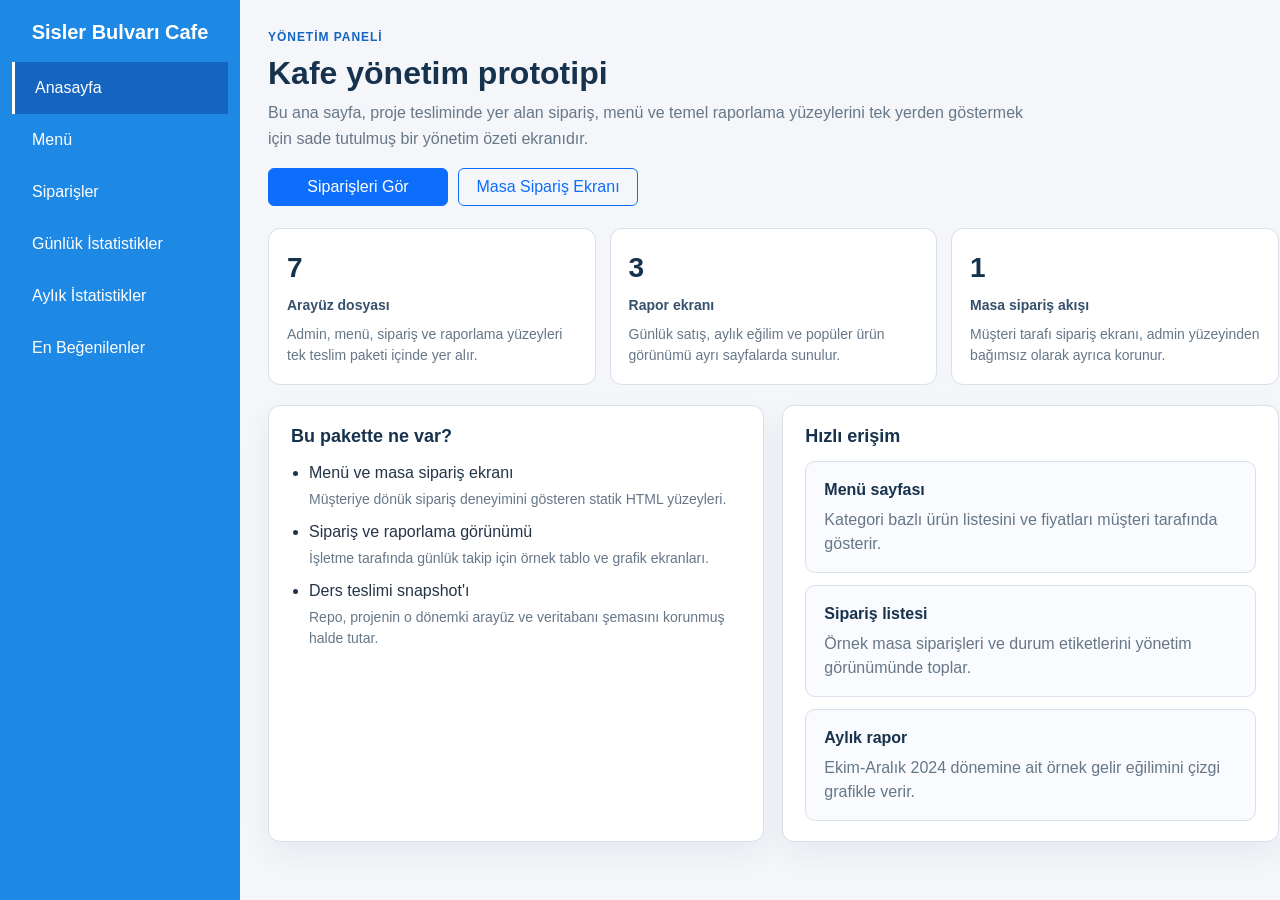
<file: index.html>
<!DOCTYPE html>
<html lang="tr">
<head>
    <meta charset="UTF-8">
    <meta name="viewport" content="width=device-width, initial-scale=1.0">
    <title>Sisler Bulvarı Cafe - Yönetim Özeti</title>
    <link href="https://cdn.jsdelivr.net/npm/bootstrap@5.3.0-alpha1/dist/css/bootstrap.min.css" rel="stylesheet">
    <link rel="stylesheet" href="css/style.css">
</head>
<body>
    <div class="container-fluid">
        <div class="row">
            <nav class="col-md-2 sidebar">
                <h5 class="text-center">Sisler Bulvarı Cafe</h5>
                <a href="index.html" class="active">Anasayfa</a>
                <a href="menu.html">Menü</a>
                <a href="orders.html">Siparişler</a>
                <a href="daily-stats.html">Günlük İstatistikler</a>
                <a href="monthly-stats.html">Aylık İstatistikler</a>
                <a href="most-popular.html">En Beğenilenler</a>
            </nav>

            <main class="col-md-10 content">
                <header class="page-header">
                    <span class="eyebrow">Yönetim Paneli</span>
                    <h2>Kafe yönetim prototipi</h2>
                    <p class="helper-text">
                        Bu ana sayfa, proje tesliminde yer alan sipariş, menü ve temel raporlama yüzeylerini
                        tek yerden göstermek için sade tutulmuş bir yönetim özeti ekranıdır.
                    </p>
                    <div class="toolbar">
                        <a class="btn btn-primary" href="orders.html">Siparişleri Gör</a>
                        <a class="btn btn-outline-primary" href="order-screen.html">Masa Sipariş Ekranı</a>
                    </div>
                </header>

                <section class="summary-grid">
                    <article class="summary-card">
                        <strong>7</strong>
                        <span>Arayüz dosyası</span>
                        <p>Admin, menü, sipariş ve raporlama yüzeyleri tek teslim paketi içinde yer alır.</p>
                    </article>
                    <article class="summary-card">
                        <strong>3</strong>
                        <span>Rapor ekranı</span>
                        <p>Günlük satış, aylık eğilim ve popüler ürün görünümü ayrı sayfalarda sunulur.</p>
                    </article>
                    <article class="summary-card">
                        <strong>1</strong>
                        <span>Masa sipariş akışı</span>
                        <p>Müşteri tarafı sipariş ekranı, admin yüzeyinden bağımsız olarak ayrıca korunur.</p>
                    </article>
                </section>

                <section class="section-grid">
                    <article class="surface-panel">
                        <div class="panel-body">
                            <h3 class="section-title">Bu pakette ne var?</h3>
                            <ul class="plain-list">
                                <li>
                                    Menü ve masa sipariş ekranı
                                    <small>Müşteriye dönük sipariş deneyimini gösteren statik HTML yüzeyleri.</small>
                                </li>
                                <li>
                                    Sipariş ve raporlama görünümü
                                    <small>İşletme tarafında günlük takip için örnek tablo ve grafik ekranları.</small>
                                </li>
                                <li>
                                    Ders teslimi snapshot'ı
                                    <small>Repo, projenin o dönemki arayüz ve veritabanı şemasını korunmuş halde tutar.</small>
                                </li>
                            </ul>
                        </div>
                    </article>

                    <article class="surface-panel">
                        <div class="panel-body">
                            <h3 class="section-title">Hızlı erişim</h3>
                            <div class="link-list">
                                <a class="link-card" href="menu.html">
                                    <strong>Menü sayfası</strong>
                                    <p>Kategori bazlı ürün listesini ve fiyatları müşteri tarafında gösterir.</p>
                                </a>
                                <a class="link-card" href="orders.html">
                                    <strong>Sipariş listesi</strong>
                                    <p>Örnek masa siparişleri ve durum etiketlerini yönetim görünümünde toplar.</p>
                                </a>
                                <a class="link-card" href="monthly-stats.html">
                                    <strong>Aylık rapor</strong>
                                    <p>Ekim-Aralık 2024 dönemine ait örnek gelir eğilimini çizgi grafikle verir.</p>
                                </a>
                            </div>
                        </div>
                    </article>
                </section>
            </main>
        </div>
    </div>
</body>
</html>
</file>
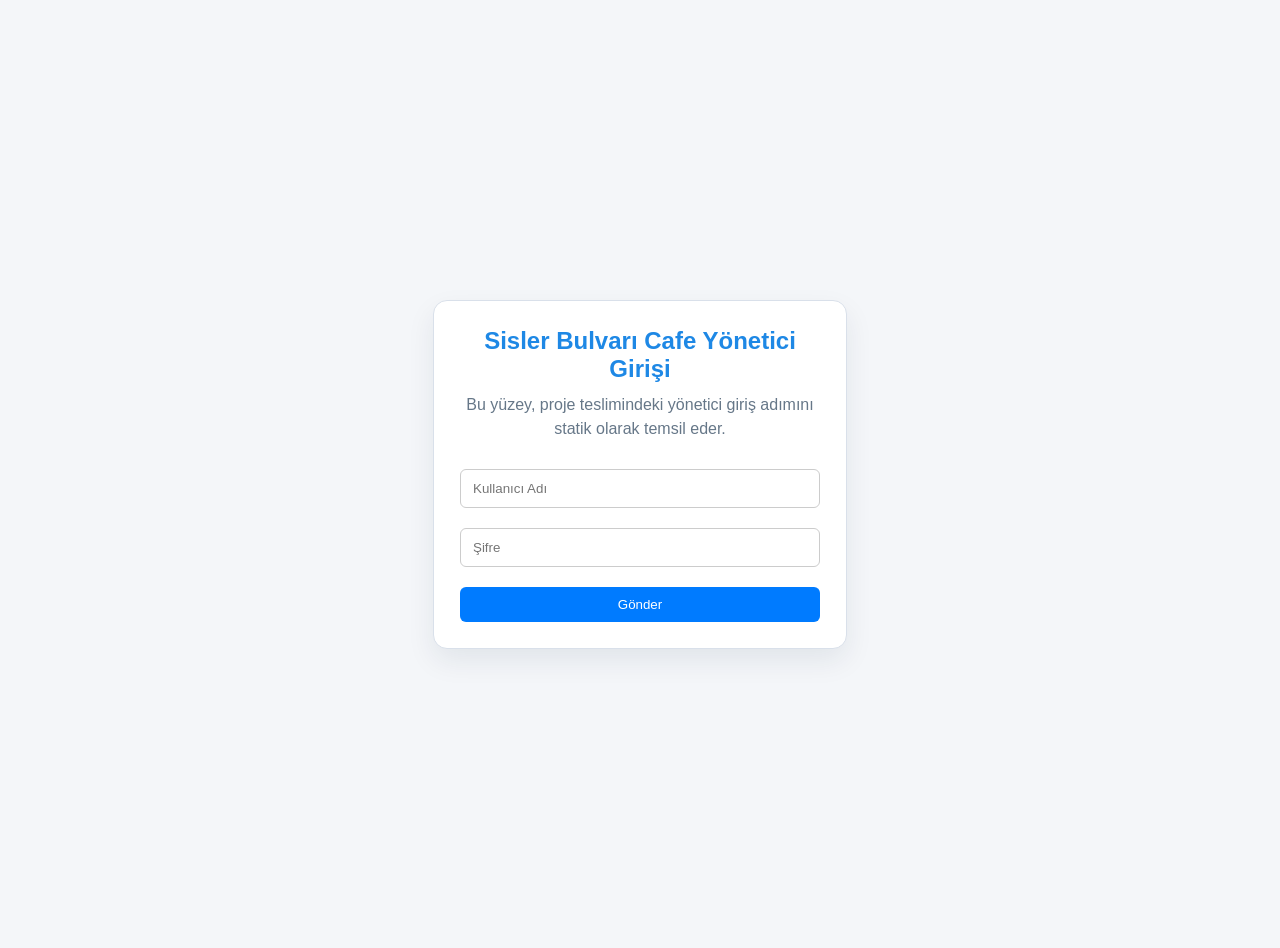
<file: login.html>
<!DOCTYPE html>
<html lang="tr">
<head>
    <meta charset="UTF-8">
    <meta name="viewport" content="width=device-width, initial-scale=1.0">
    <title>Sisler Bulvarı Cafe - Yönetici Girişi</title>
    <style>
        body {
            margin: 0;
            font-family: "Segoe UI", "Helvetica Neue", sans-serif;
            background-color: #f4f6f9;
            color: #243447;
        }

        .login-container {
            display: flex;
            justify-content: center;
            align-items: center;
            min-height: 100vh;
            padding: 24px;
        }

        .login-form {
            width: 100%;
            max-width: 360px;
            background-color: #fff;
            padding: 26px;
            border-radius: 14px;
            border: 1px solid #d9e0ea;
            box-shadow: 0 12px 28px rgba(14, 36, 58, 0.08);
            text-align: center;
        }

        .login-form h2 {
            margin-top: 0;
            margin-bottom: 10px;
            color: #1e88e5;
        }

        .login-form p {
            margin: 0 0 18px;
            color: #667788;
            line-height: 1.5;
        }

        .login-form input {
            width: 100%;
            margin: 10px 0;
            padding: 11px 12px;
            border: 1px solid #ccc;
            border-radius: 6px;
            box-sizing: border-box;
        }

        .login-form button {
            width: 100%;
            margin-top: 10px;
            padding: 10px 12px;
            border: none;
            border-radius: 6px;
            background-color: #007bff;
            color: #fff;
            cursor: pointer;
        }

        .login-form button:hover {
            background-color: #0056b3;
        }
    </style>
</head>
<body>
    <div class="login-container">
        <div class="login-form" id="login-form">
            <h2>Sisler Bulvarı Cafe Yönetici Girişi</h2>
            <p>Bu yüzey, proje teslimindeki yönetici giriş adımını statik olarak temsil eder.</p>
            <input type="text" id="username" placeholder="Kullanıcı Adı">
            <input type="password" id="password" placeholder="Şifre">
            <button onclick="adminLogin()">Gönder</button>
        </div>
    </div>

    <script>
        function adminLogin() {
            alert("Bu ekran, proje teslimindeki yönetici giriş prototipini gösterir.");
        }
    </script>
</body>
</html>
</file>
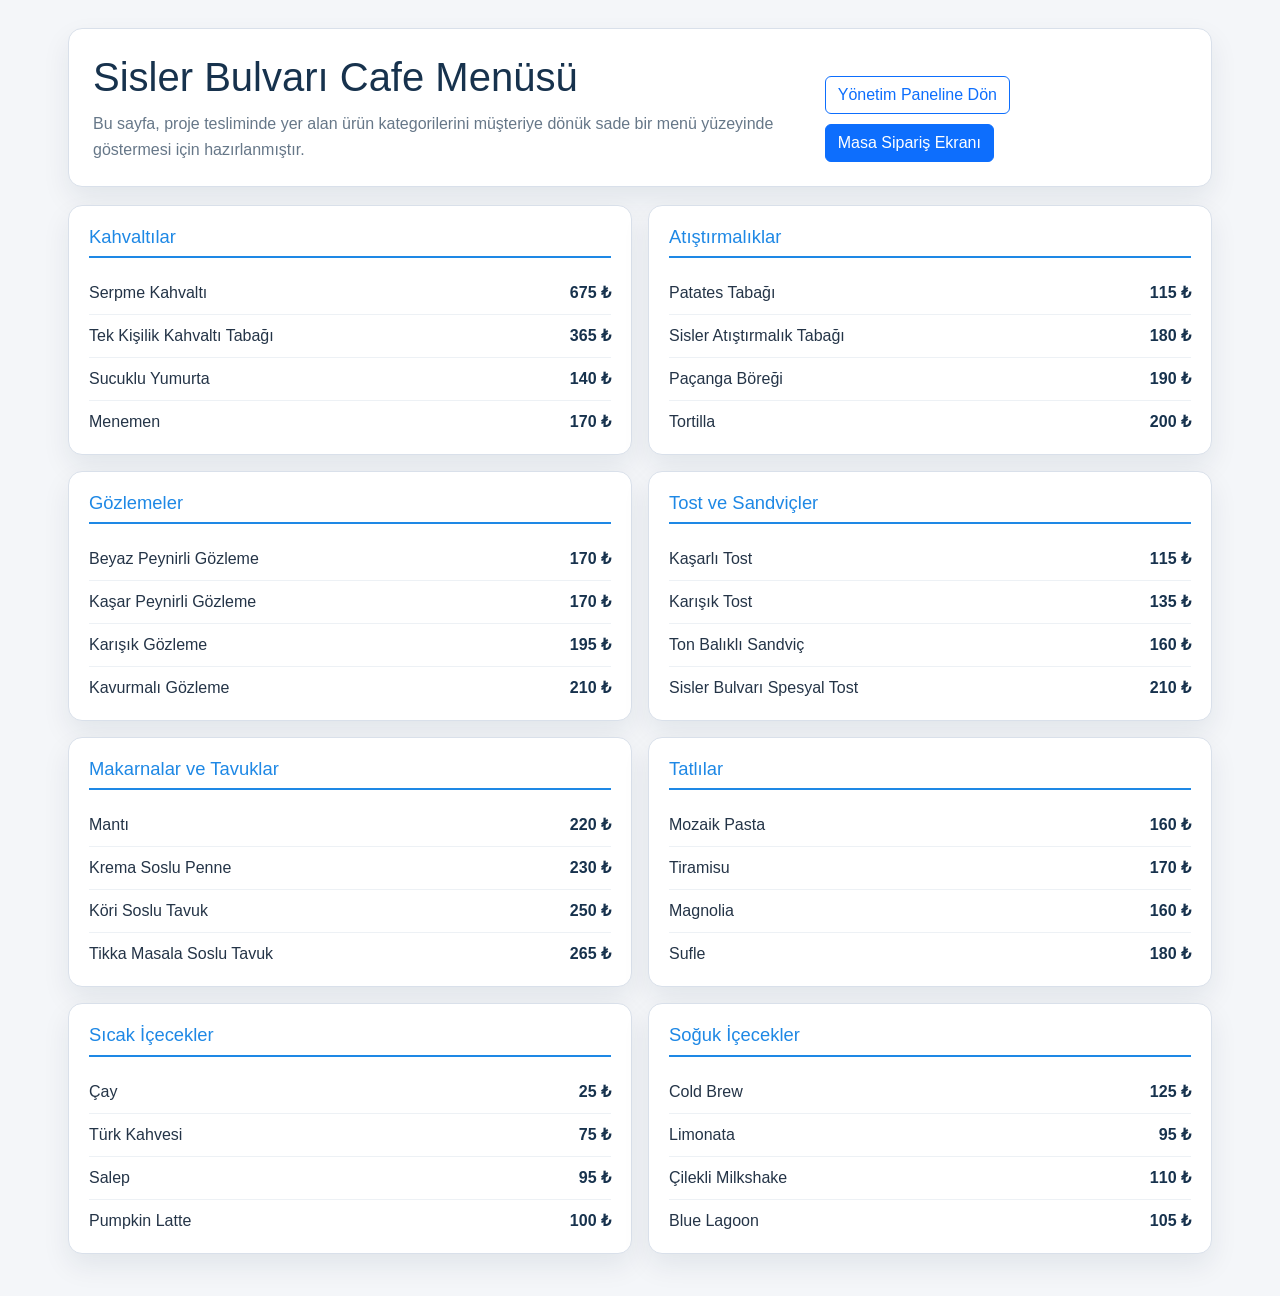
<file: menu.html>
<!DOCTYPE html>
<html lang="tr">
<head>
    <meta charset="UTF-8">
    <meta name="viewport" content="width=device-width, initial-scale=1.0">
    <title>Sisler Bulvarı Cafe - Menü</title>
    <link href="https://cdn.jsdelivr.net/npm/bootstrap@5.3.0-alpha1/dist/css/bootstrap.min.css" rel="stylesheet">
    <style>
        :root {
            --panel-border: #d9e0ea;
            --panel-shadow: 0 12px 28px rgba(14, 36, 58, 0.08);
            --accent: #1e88e5;
        }

        body {
            font-family: "Segoe UI", "Helvetica Neue", sans-serif;
            margin: 0;
            background-color: #f4f6f9;
            color: #243447;
        }

        .menu-shell {
            max-width: 1180px;
            margin: 0 auto;
            padding: 28px 18px 42px;
        }

        .menu-hero {
            background: #fff;
            border: 1px solid var(--panel-border);
            border-radius: 14px;
            padding: 24px;
            box-shadow: var(--panel-shadow);
            margin-bottom: 18px;
        }

        .menu-hero h1 {
            margin: 0 0 10px;
            color: #17324d;
        }

        .menu-hero p {
            margin: 0;
            max-width: 720px;
            line-height: 1.6;
            color: #667788;
        }

        .menu-toolbar {
            display: flex;
            flex-wrap: wrap;
            gap: 10px;
        }

        .menu-grid {
            display: grid;
            grid-template-columns: repeat(2, minmax(0, 1fr));
            gap: 16px;
        }

        .menu-card {
            background: #fff;
            border: 1px solid var(--panel-border);
            border-radius: 14px;
            padding: 20px;
            box-shadow: var(--panel-shadow);
        }

        .menu-card h2 {
            font-size: 1.15rem;
            color: var(--accent);
            margin: 0 0 14px;
            border-bottom: 2px solid var(--accent);
            padding-bottom: 8px;
        }

        .menu-item {
            display: flex;
            justify-content: space-between;
            gap: 18px;
            padding: 9px 0;
            border-bottom: 1px solid #edf1f5;
        }

        .menu-item:last-child {
            border-bottom: none;
            padding-bottom: 0;
        }

        .menu-item span:last-child {
            font-weight: 600;
            color: #17324d;
            white-space: nowrap;
        }

        @media (max-width: 768px) {
            .menu-grid {
                grid-template-columns: 1fr;
            }
        }
    </style>
</head>
<body>
    <div class="menu-shell">
        <section class="menu-hero">
            <div class="d-flex flex-column flex-md-row justify-content-between align-items-md-end gap-3">
                <div>
                    <h1>Sisler Bulvarı Cafe Menüsü</h1>
                    <p>
                        Bu sayfa, proje tesliminde yer alan ürün kategorilerini müşteriye dönük sade bir
                        menü yüzeyinde göstermesi için hazırlanmıştır.
                    </p>
                </div>
                <div class="menu-toolbar">
                    <a class="btn btn-outline-primary" href="index.html">Yönetim Paneline Dön</a>
                    <a class="btn btn-primary" href="order-screen.html">Masa Sipariş Ekranı</a>
                </div>
            </div>
        </section>

        <div class="menu-grid">
            <article class="menu-card">
                <h2>Kahvaltılar</h2>
                <div class="menu-item"><span>Serpme Kahvaltı</span><span>675 ₺</span></div>
                <div class="menu-item"><span>Tek Kişilik Kahvaltı Tabağı</span><span>365 ₺</span></div>
                <div class="menu-item"><span>Sucuklu Yumurta</span><span>140 ₺</span></div>
                <div class="menu-item"><span>Menemen</span><span>170 ₺</span></div>
            </article>
            <article class="menu-card">
                <h2>Atıştırmalıklar</h2>
                <div class="menu-item"><span>Patates Tabağı</span><span>115 ₺</span></div>
                <div class="menu-item"><span>Sisler Atıştırmalık Tabağı</span><span>180 ₺</span></div>
                <div class="menu-item"><span>Paçanga Böreği</span><span>190 ₺</span></div>
                <div class="menu-item"><span>Tortilla</span><span>200 ₺</span></div>
            </article>
            <article class="menu-card">
                <h2>Gözlemeler</h2>
                <div class="menu-item"><span>Beyaz Peynirli Gözleme</span><span>170 ₺</span></div>
                <div class="menu-item"><span>Kaşar Peynirli Gözleme</span><span>170 ₺</span></div>
                <div class="menu-item"><span>Karışık Gözleme</span><span>195 ₺</span></div>
                <div class="menu-item"><span>Kavurmalı Gözleme</span><span>210 ₺</span></div>
            </article>
            <article class="menu-card">
                <h2>Tost ve Sandviçler</h2>
                <div class="menu-item"><span>Kaşarlı Tost</span><span>115 ₺</span></div>
                <div class="menu-item"><span>Karışık Tost</span><span>135 ₺</span></div>
                <div class="menu-item"><span>Ton Balıklı Sandviç</span><span>160 ₺</span></div>
                <div class="menu-item"><span>Sisler Bulvarı Spesyal Tost</span><span>210 ₺</span></div>
            </article>
            <article class="menu-card">
                <h2>Makarnalar ve Tavuklar</h2>
                <div class="menu-item"><span>Mantı</span><span>220 ₺</span></div>
                <div class="menu-item"><span>Krema Soslu Penne</span><span>230 ₺</span></div>
                <div class="menu-item"><span>Köri Soslu Tavuk</span><span>250 ₺</span></div>
                <div class="menu-item"><span>Tikka Masala Soslu Tavuk</span><span>265 ₺</span></div>
            </article>
            <article class="menu-card">
                <h2>Tatlılar</h2>
                <div class="menu-item"><span>Mozaik Pasta</span><span>160 ₺</span></div>
                <div class="menu-item"><span>Tiramisu</span><span>170 ₺</span></div>
                <div class="menu-item"><span>Magnolia</span><span>160 ₺</span></div>
                <div class="menu-item"><span>Sufle</span><span>180 ₺</span></div>
            </article>
            <article class="menu-card">
                <h2>Sıcak İçecekler</h2>
                <div class="menu-item"><span>Çay</span><span>25 ₺</span></div>
                <div class="menu-item"><span>Türk Kahvesi</span><span>75 ₺</span></div>
                <div class="menu-item"><span>Salep</span><span>95 ₺</span></div>
                <div class="menu-item"><span>Pumpkin Latte</span><span>100 ₺</span></div>
            </article>
            <article class="menu-card">
                <h2>Soğuk İçecekler</h2>
                <div class="menu-item"><span>Cold Brew</span><span>125 ₺</span></div>
                <div class="menu-item"><span>Limonata</span><span>95 ₺</span></div>
                <div class="menu-item"><span>Çilekli Milkshake</span><span>110 ₺</span></div>
                <div class="menu-item"><span>Blue Lagoon</span><span>105 ₺</span></div>
            </article>
        </div>
    </div>
</body>
</html>
</file>
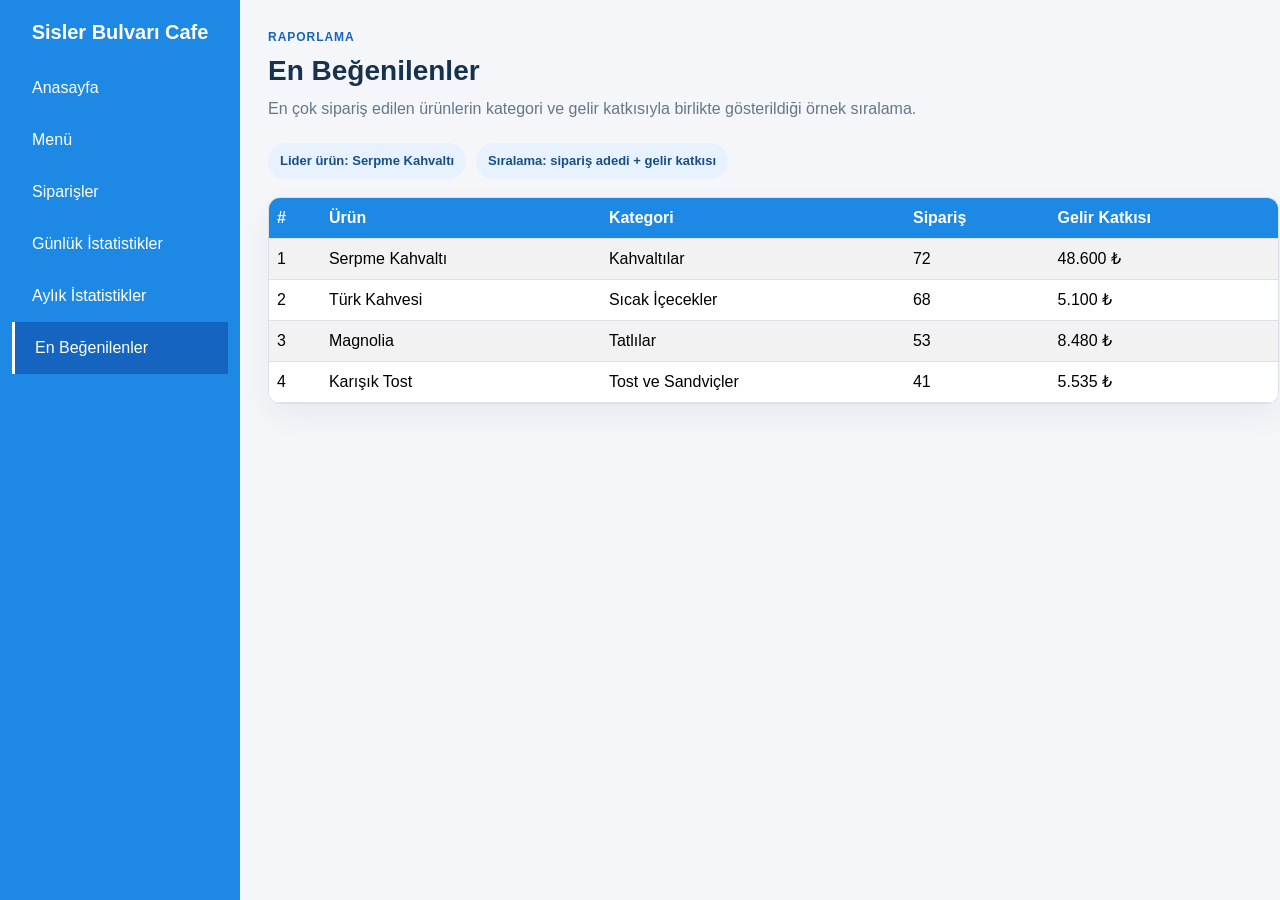
<file: most-popular.html>
<!DOCTYPE html>
<html lang="tr">
<head>
    <meta charset="UTF-8">
    <meta name="viewport" content="width=device-width, initial-scale=1.0">
    <title>Sisler Bulvarı Cafe - En Beğenilenler</title>
    <link href="https://cdn.jsdelivr.net/npm/bootstrap@5.3.0-alpha1/dist/css/bootstrap.min.css" rel="stylesheet">
    <link rel="stylesheet" href="css/style.css">
</head>
<body>
    <div class="container-fluid">
        <div class="row">
            <nav class="col-md-2 sidebar">
                <h5 class="text-center">Sisler Bulvarı Cafe</h5>
                <a href="index.html">Anasayfa</a>
                <a href="menu.html">Menü</a>
                <a href="orders.html">Siparişler</a>
                <a href="daily-stats.html">Günlük İstatistikler</a>
                <a href="monthly-stats.html">Aylık İstatistikler</a>
                <a href="most-popular.html" class="active">En Beğenilenler</a>
            </nav>

            <main class="col-md-10 content">
                <header class="page-header">
                    <span class="eyebrow">Raporlama</span>
                    <h3>En Beğenilenler</h3>
                    <p class="helper-text">
                        En çok sipariş edilen ürünlerin kategori ve gelir katkısıyla birlikte gösterildiği örnek sıralama.
                    </p>
                </header>

                <div class="info-strip">
                    <span class="info-chip">Lider ürün: Serpme Kahvaltı</span>
                    <span class="info-chip">Sıralama: sipariş adedi + gelir katkısı</span>
                </div>

                <div class="table-responsive">
                    <table class="table table-striped align-middle mb-0">
                        <thead>
                            <tr>
                                <th>#</th>
                                <th>Ürün</th>
                                <th>Kategori</th>
                                <th>Sipariş</th>
                                <th>Gelir Katkısı</th>
                            </tr>
                        </thead>
                        <tbody>
                            <tr>
                                <td>1</td>
                                <td>Serpme Kahvaltı</td>
                                <td>Kahvaltılar</td>
                                <td>72</td>
                                <td>48.600 ₺</td>
                            </tr>
                            <tr>
                                <td>2</td>
                                <td>Türk Kahvesi</td>
                                <td>Sıcak İçecekler</td>
                                <td>68</td>
                                <td>5.100 ₺</td>
                            </tr>
                            <tr>
                                <td>3</td>
                                <td>Magnolia</td>
                                <td>Tatlılar</td>
                                <td>53</td>
                                <td>8.480 ₺</td>
                            </tr>
                            <tr>
                                <td>4</td>
                                <td>Karışık Tost</td>
                                <td>Tost ve Sandviçler</td>
                                <td>41</td>
                                <td>5.535 ₺</td>
                            </tr>
                        </tbody>
                    </table>
                </div>
            </main>
        </div>
    </div>
</body>
</html>
</file>
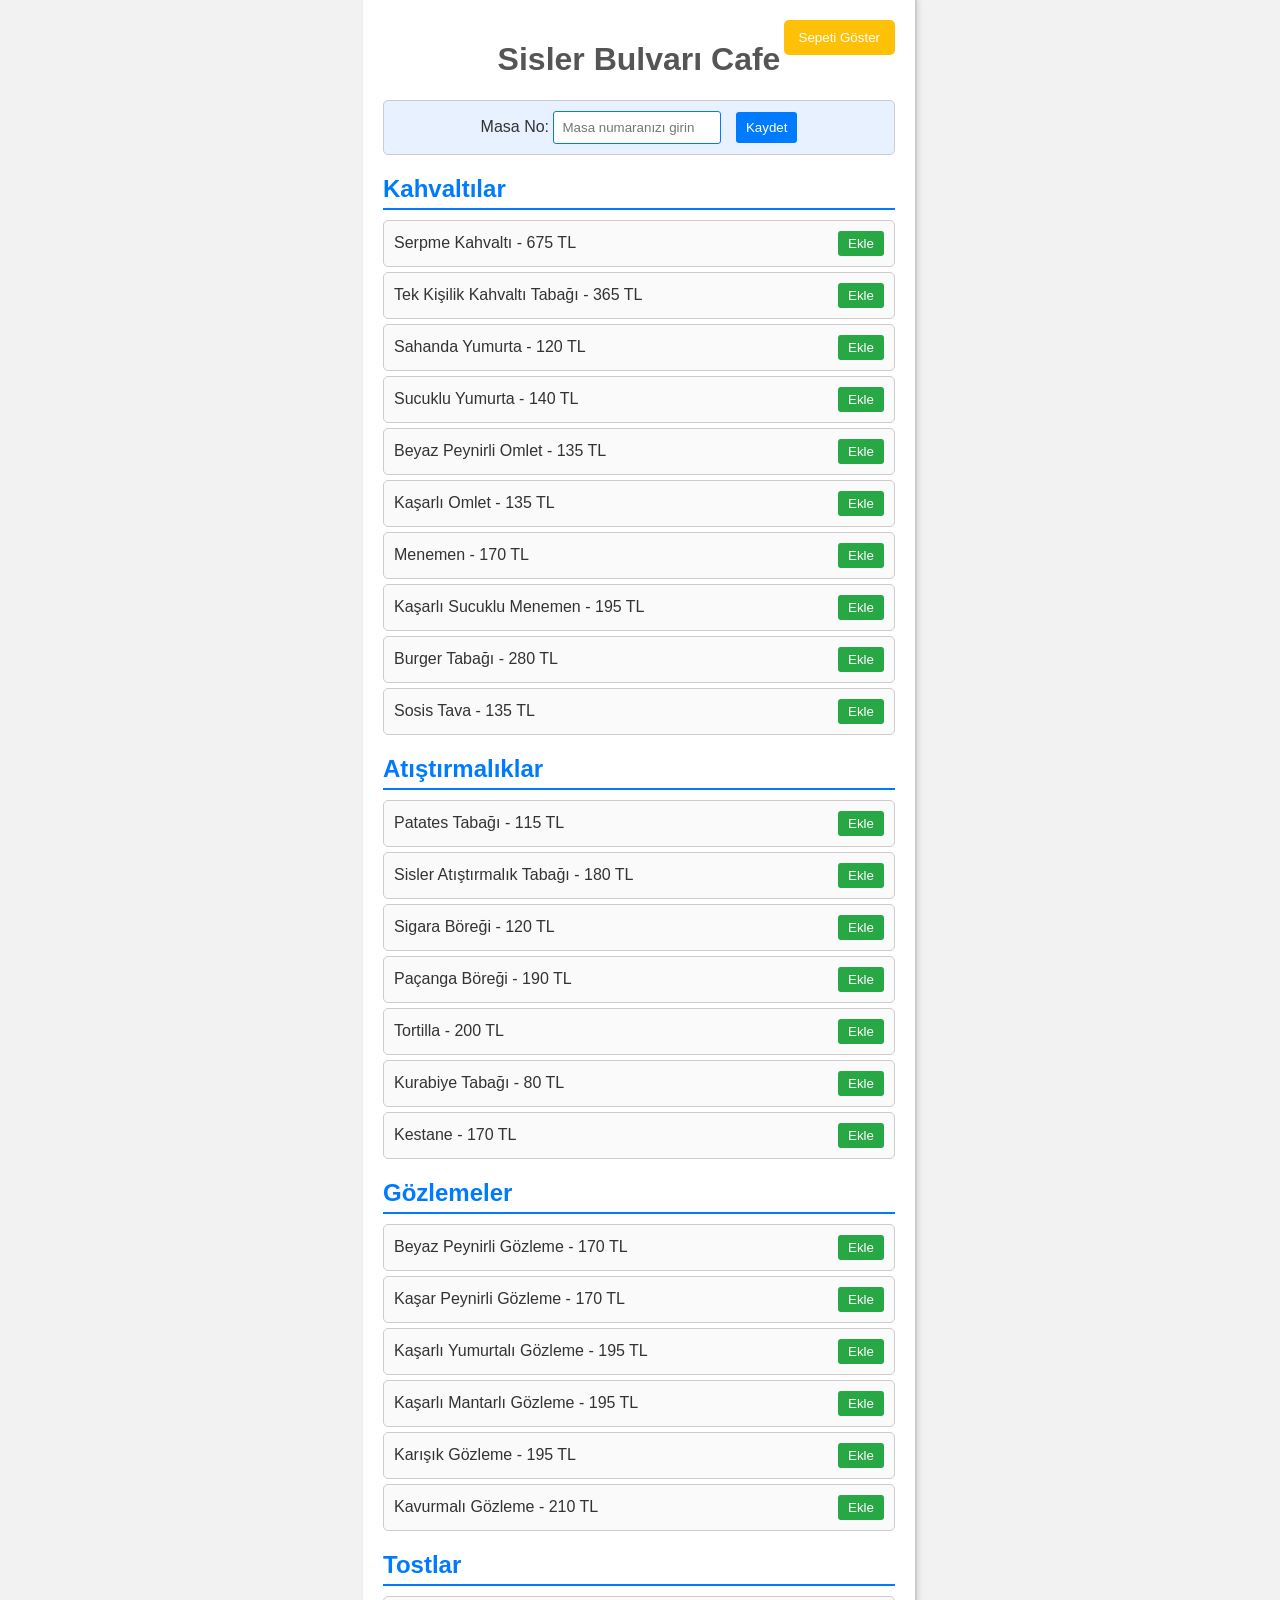
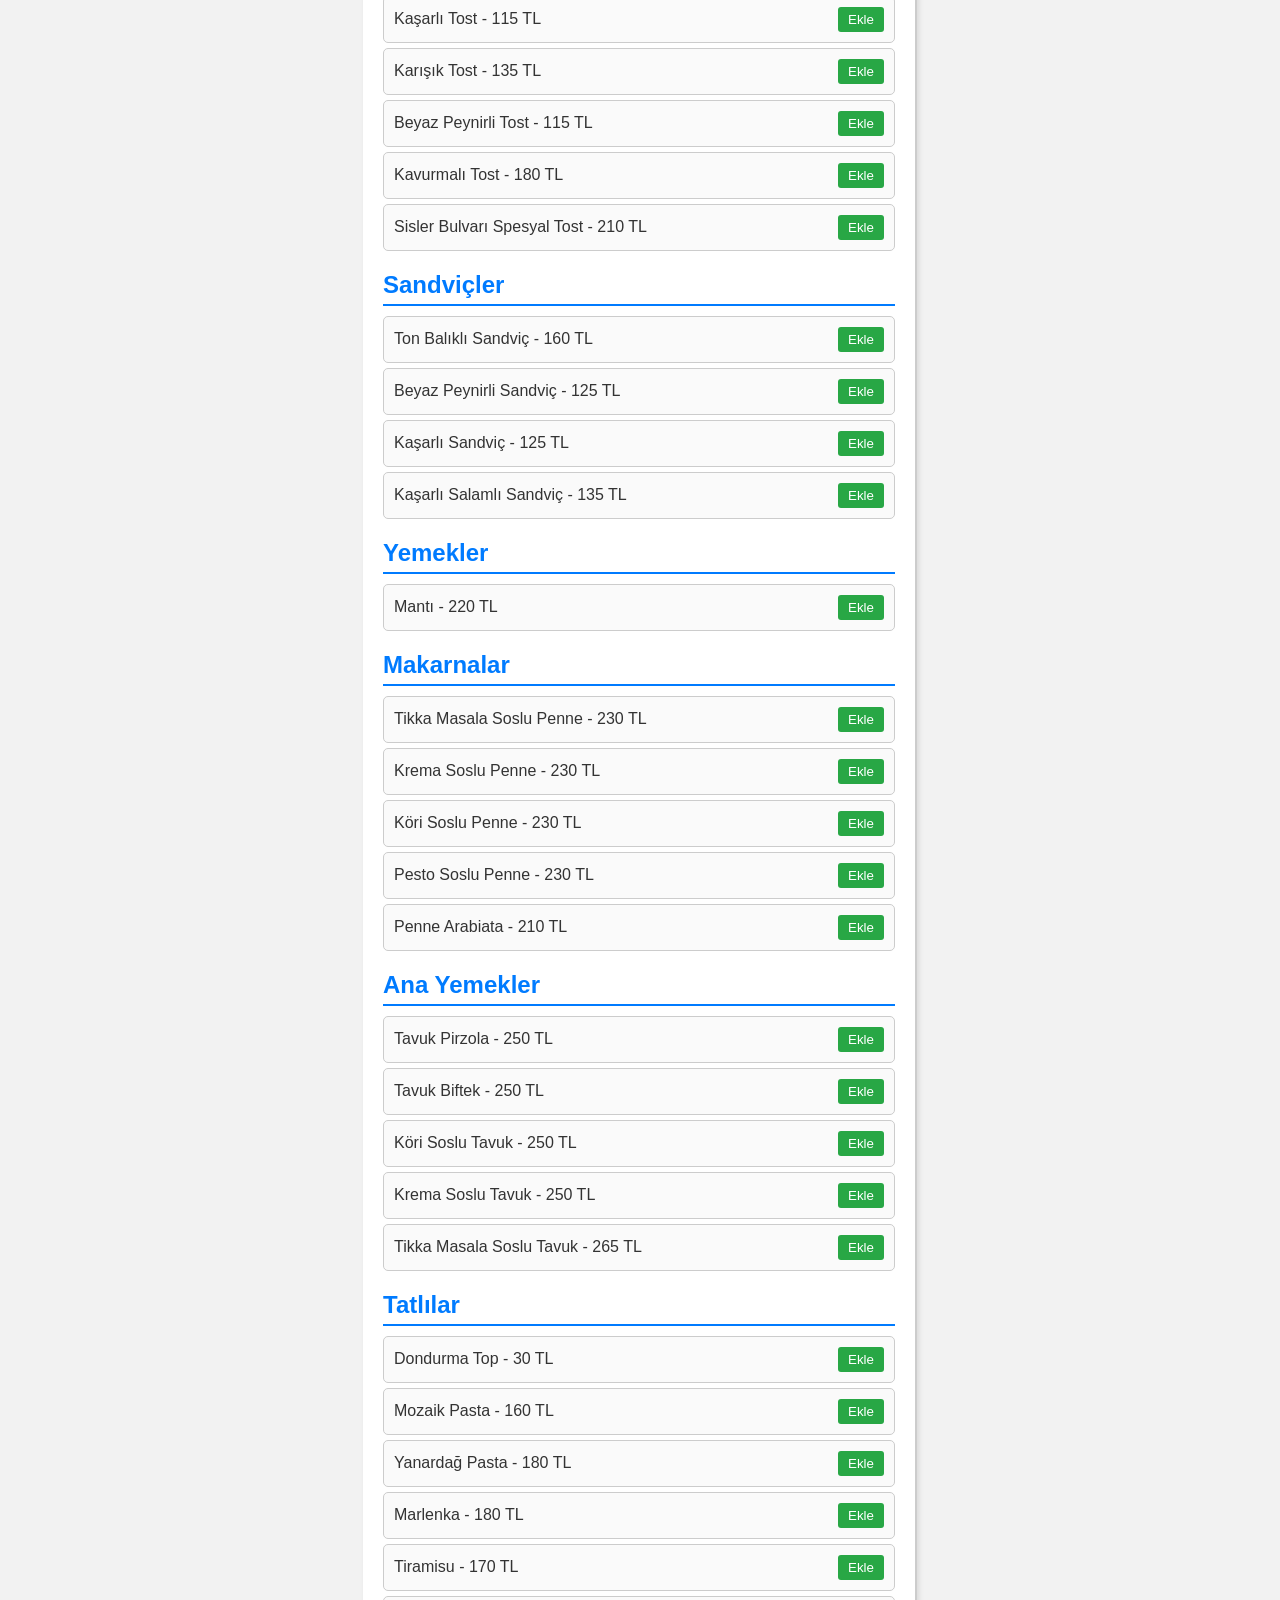
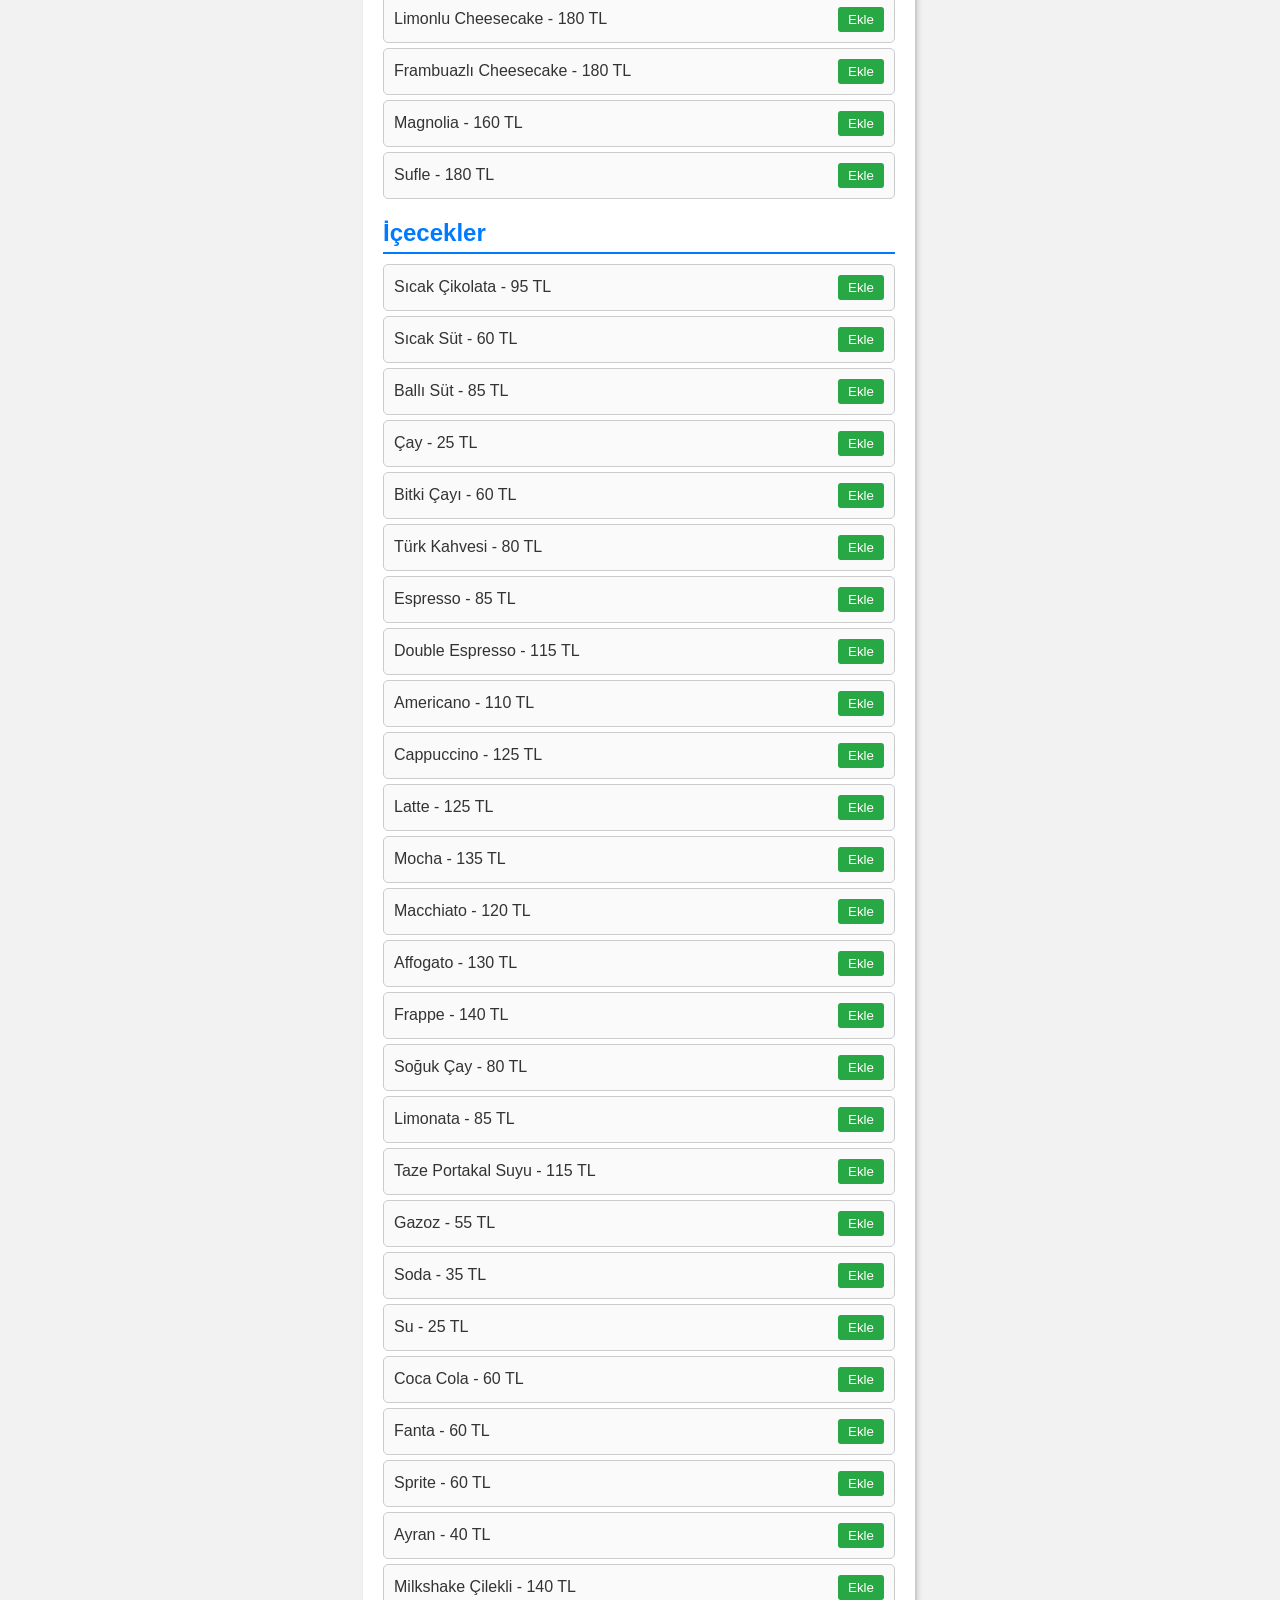
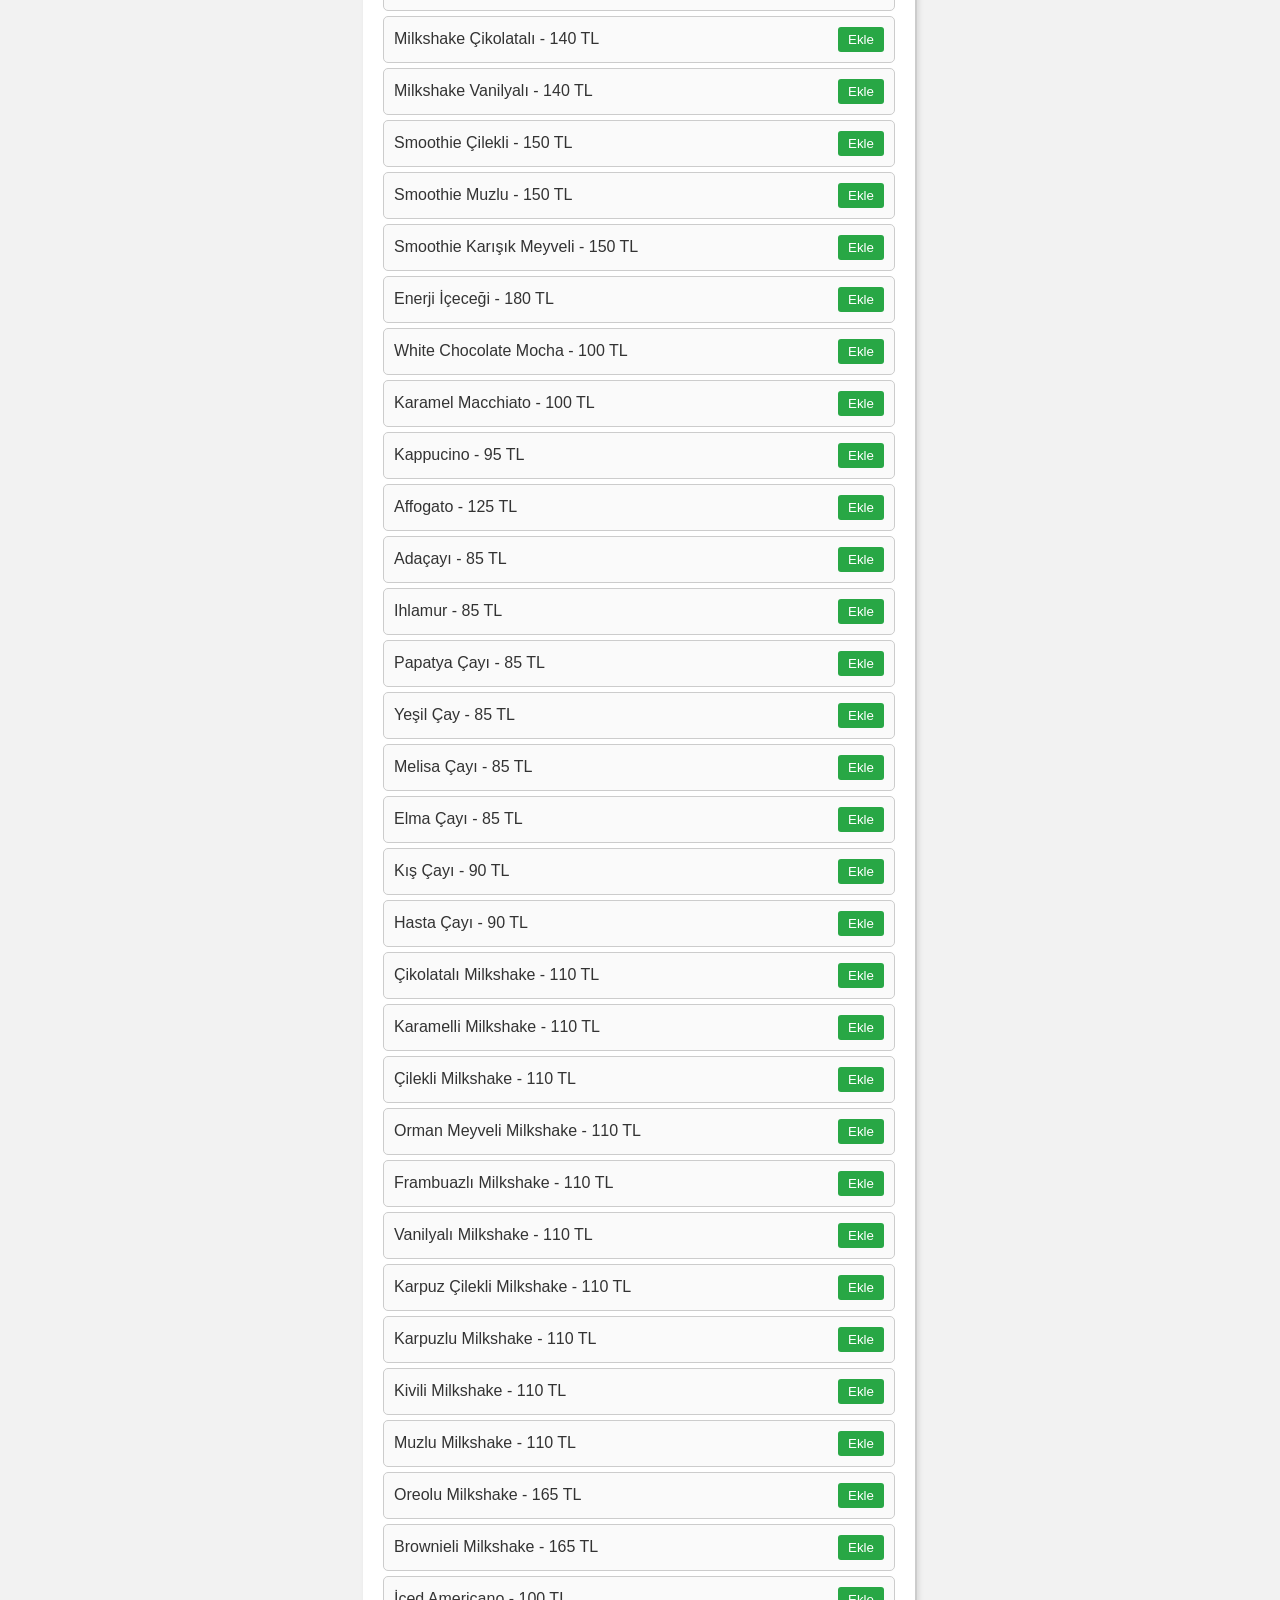
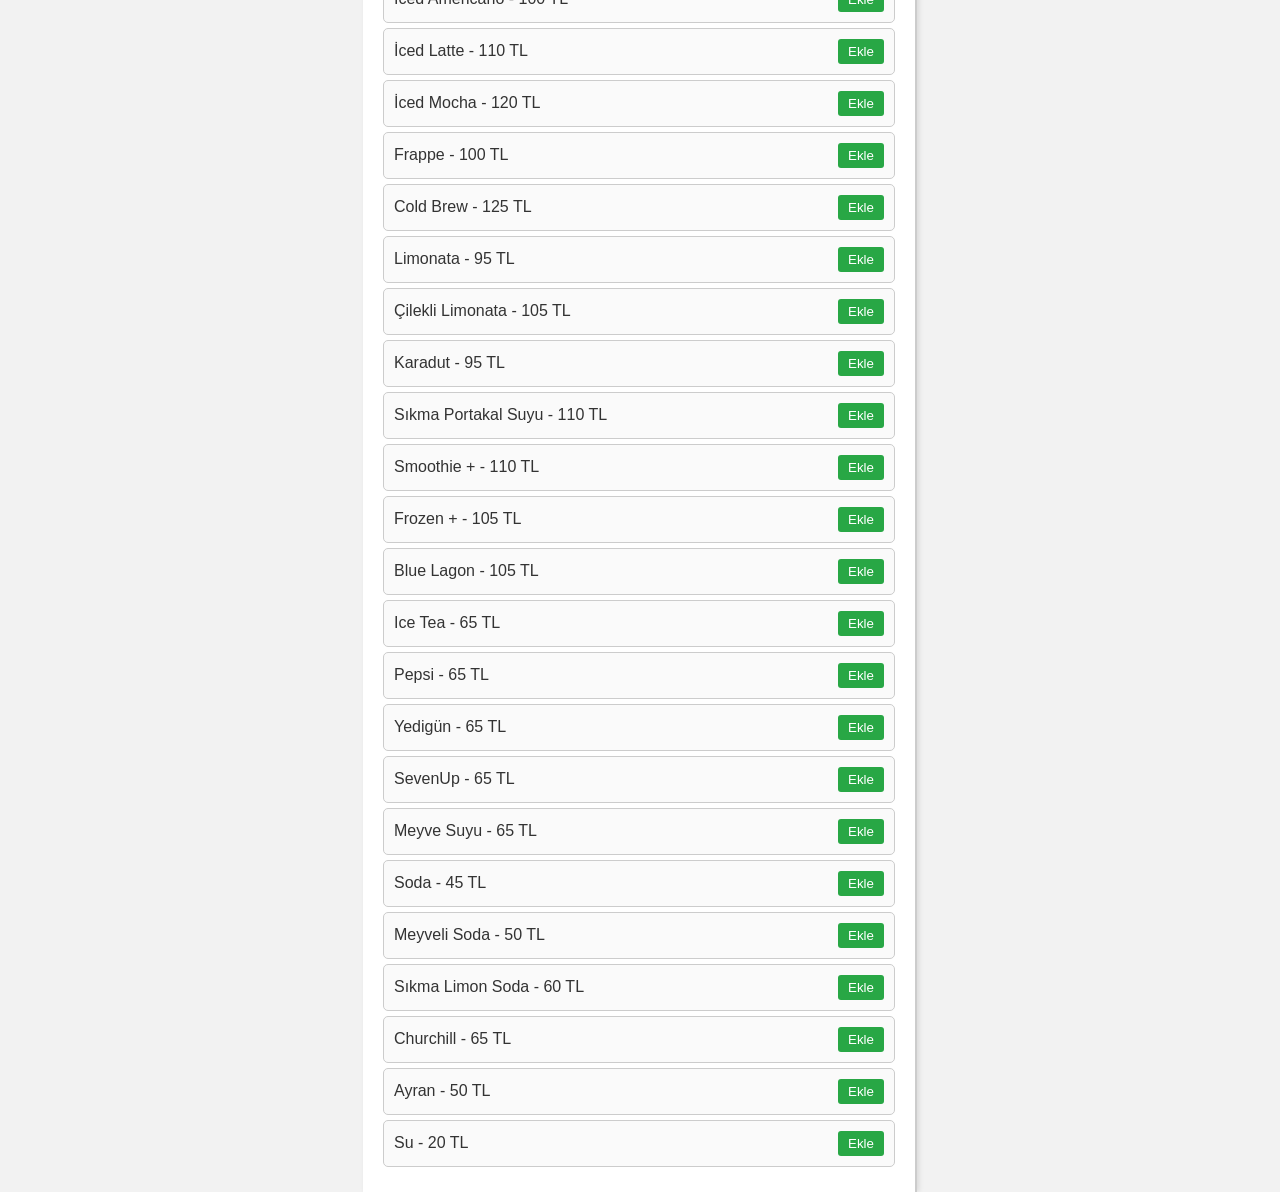
<file: order-screen.html>
<!DOCTYPE html>
<html lang="tr">
<head>
    <meta charset="UTF-8">
    <meta name="viewport" content="width=device-width, initial-scale=1.0">
    <title>Sisler Bulvarı Cafe - Masa Sipariş Ekranı</title>
    <style>
        body {
            font-family: Arial, sans-serif;
            margin: 0;
            padding: 0;
            display: flex;
            background-color: #f2f2f2;
            color: #333;
            position: relative;
        }

        .menu {
            width: 40%;
            background-color: #fff;
            padding: 20px;
            border-right: 2px solid #ccc;
            overflow-y: auto;
            box-shadow: 2px 0 5px rgba(0, 0, 0, 0.1);
            margin: auto;
            position: relative;
        }

        .menu h1 {
            text-align: center;
            color: #555;
        }

        .table-number {
            margin-top: 20px;
            text-align: center;
            padding: 10px;
            border: 1px solid #ccc;
            border-radius: 5px;
            background-color: #e7f1ff;
        }

        .table-number input {
            padding: 8px;
            width: 150px;
            border: 1px solid #007BFF;
            border-radius: 3px;
        }

        .table-number button {
            margin-left: 10px;
            background-color: #007BFF;
            color: white;
            border: none;
            padding: 8px 10px;
            border-radius: 3px;
            cursor: pointer;
        }

        .table-number button:hover {
            background-color: #0056b3;
        }

        .menu-category {
            margin-top: 20px;
        }

        .menu-category h2 {
            border-bottom: 2px solid #007BFF;
            padding-bottom: 5px;
            margin-bottom: 10px;
            color: #007BFF;
        }

        .menu-item {
            display: flex;
            justify-content: space-between;
            align-items: center;
            padding: 10px;
            margin: 5px 0;
            border: 1px solid #ccc;
            border-radius: 5px;
            background-color: #fafafa;
            transition: background-color 0.3s;
        }

        .menu-item:hover {
            background-color: #f0f8ff;
        }

        .menu-item button {
            background-color: #28a745;
            color: white;
            border: none;
            padding: 5px 10px;
            border-radius: 3px;
            cursor: pointer;
        }

        .menu-item button:hover {
            background-color: #218838;
        }

        .cart {
            width: 60%;
            padding: 20px;
            overflow-y: auto;
            display: none;
            position: absolute;
            right: 0;
            top: 0;
            background-color: #fff;
            box-shadow: -2px 0 5px rgba(0, 0, 0, 0.1);
        }

        .cart h2 {
            border-bottom: 2px solid #ffc107;
            padding-bottom: 5px;
            margin-bottom: 10px;
            color: #ffc107;
        }

        .cart-item {
            display: flex;
            justify-content: space-between;
            align-items: center;
            padding: 10px;
            margin: 5px 0;
            border: 1px solid #ccc;
            border-radius: 5px;
            background-color: #fff;
        }

        .cart-item button {
            background-color: #007BFF;
            color: white;
            border: none;
            padding: 5px;
            border-radius: 3px;
            cursor: pointer;
        }

        .cart-item button:hover {
            background-color: #0056b3;
        }

        .order-message {
            margin-top: 20px;
            font-size: 1.2em;
            color: green;
        }

        #toggle-cart-button {
            background-color: #ffc107;
            color: white;
            border: none;
            padding: 10px 15px;
            border-radius: 5px;
            cursor: pointer;
            position: absolute; 
            right: 20px;
            top: 20px; 
        }

        #toggle-cart-button:hover {
            background-color: #e0a800;
        }

        #order-button {
            background-color: #28a745;
            color: white;
            border: none;
            padding: 10px;
            border-radius: 5px;
            cursor: pointer;
            position: absolute; 
            right: 20px;
            top: 60px;
        }

        #order-button:hover {
            background-color: #218838;
        }

        .total-price {
            font-weight: bold;
            margin-top: 20px;
        }
    </style>
</head>
<body>
    <div class="menu">
        <h1>Sisler Bulvarı Cafe</h1>

        <div class="table-number">
            <label for="table-input">Masa No:</label>
            <input type="text" id="table-input" placeholder="Masa numaranızı girin" />
            <button id="save-table-button">Kaydet</button>
        </div>

        <div id="menu-categories"></div>
        <button id="toggle-cart-button">Sepeti Göster</button>
    </div>

    <div class="cart" id="cart">
        <h2>Sepet</h2>
        <div id="cart-items"></div>
        <div class="total-price" id="total-price">Toplam: 0 TL</div>
        <button id="order-button">Sipariş Ver</button>
        <div class="order-message" id="order-message"></div>
    </div>

    <script>
        const products = [
            { id: 1, name: "Serpme Kahvaltı", price: 675, category: "Kahvaltılar" },
            { id: 2, name: "Tek Kişilik Kahvaltı Tabağı", price: 365, category: "Kahvaltılar" },
            { id: 3, name: "Sahanda Yumurta", price: 120, category: "Kahvaltılar" },
            { id: 4, name: "Sucuklu Yumurta", price: 140, category: "Kahvaltılar" },
            { id: 5, name: "Beyaz Peynirli Omlet", price: 135, category: "Kahvaltılar" },
            { id: 6, name: "Kaşarlı Omlet", price: 135, category: "Kahvaltılar" },
            { id: 7, name: "Menemen", price: 170, category: "Kahvaltılar" },
            { id: 8, name: "Kaşarlı Sucuklu Menemen", price: 195, category: "Kahvaltılar" },
            { id: 9, name: "Burger Tabağı", price: 280, category: "Kahvaltılar" },
            { id: 10, name: "Sosis Tava", price: 135, category: "Kahvaltılar" },
            { id: 11, name: "Patates Tabağı", price: 115, category: "Atıştırmalıklar" },
            { id: 12, name: "Sisler Atıştırmalık Tabağı", price: 180, category: "Atıştırmalıklar" },
            { id: 13, name: "Sigara Böreği", price: 120, category: "Atıştırmalıklar" },
            { id: 14, name: "Paçanga Böreği", price: 190, category: "Atıştırmalıklar" },
            { id: 15, name: "Tortilla", price: 200, category: "Atıştırmalıklar" },
            { id: 16, name: "Kurabiye Tabağı", price: 80, category: "Atıştırmalıklar" },
            { id: 17, name: "Kestane", price: 170, category: "Atıştırmalıklar" },
            { id: 18, name: "Beyaz Peynirli Gözleme", price: 170, category: "Gözlemeler" },
            { id: 19, name: "Kaşar Peynirli Gözleme", price: 170, category: "Gözlemeler" },
            { id: 20, name: "Kaşarlı Yumurtalı Gözleme", price: 195, category: "Gözlemeler" },
            { id: 21, name: "Kaşarlı Mantarlı Gözleme", price: 195, category: "Gözlemeler" },
            { id: 22, name: "Karışık Gözleme", price: 195, category: "Gözlemeler" },
            { id: 23, name: "Kavurmalı Gözleme", price: 210, category: "Gözlemeler" },
            { id: 24, name: "Kaşarlı Tost", price: 115, category: "Tostlar" },
            { id: 25, name: "Karışık Tost", price: 135, category: "Tostlar" },
            { id: 26, name: "Beyaz Peynirli Tost", price: 115, category: "Tostlar" },
            { id: 27, name: "Kavurmalı Tost", price: 180, category: "Tostlar" },
            { id: 28, name: "Sisler Bulvarı Spesyal Tost", price: 210, category: "Tostlar" },
            { id: 29, name: "Ton Balıklı Sandviç", price: 160, category: "Sandviçler" },
            { id: 30, name: "Beyaz Peynirli Sandviç", price: 125, category: "Sandviçler" },
            { id: 31, name: "Kaşarlı Sandviç", price: 125, category: "Sandviçler" },
            { id: 32, name: "Kaşarlı Salamlı Sandviç", price: 135, category: "Sandviçler" },
            { id: 33, name: "Mantı", price: 220, category: "Yemekler" },
            { id: 34, name: "Tikka Masala Soslu Penne", price: 230, category: "Makarnalar" },
            { id: 35, name: "Krema Soslu Penne", price: 230, category: "Makarnalar" },
            { id: 36, name: "Köri Soslu Penne", price: 230, category: "Makarnalar" },
            { id: 37, name: "Pesto Soslu Penne", price: 230, category: "Makarnalar" },
            { id: 38, name: "Penne Arabiata", price: 210, category: "Makarnalar" },
            { id: 39, name: "Tavuk Pirzola", price: 250, category: "Ana Yemekler" },
            { id: 40, name: "Tavuk Biftek", price: 250, category: "Ana Yemekler" },
            { id: 41, name: "Köri Soslu Tavuk", price: 250, category: "Ana Yemekler" },
            { id: 42, name: "Krema Soslu Tavuk", price: 250, category: "Ana Yemekler" },
            { id: 43, name: "Tikka Masala Soslu Tavuk", price: 265, category: "Ana Yemekler" },
            { id: 44, name: "Dondurma Top", price: 30, category: "Tatlılar" },
            { id: 45, name: "Mozaik Pasta", price: 160, category: "Tatlılar" },
            { id: 46, name: "Yanardağ Pasta", price: 180, category: "Tatlılar" },
            { id: 47, name: "Marlenka", price: 180, category: "Tatlılar" },
            { id: 48, name: "Tiramisu", price: 170, category: "Tatlılar" },
            { id: 49, name: "Limonlu Cheesecake", price: 180, category: "Tatlılar" },
            { id: 50, name: "Frambuazlı Cheesecake", price: 180, category: "Tatlılar" },
            { id: 51, name: "Magnolia", price: 160, category: "Tatlılar" },
            { id: 52, name: "Sufle", price: 180, category: "Tatlılar" },
            { id: 53, name: "Sıcak Çikolata", price: 95, category: "İçecekler" },
            { id: 54, name: "Sıcak Süt", price: 60, category: "İçecekler" },
            { id: 55, name: "Ballı Süt", price: 85, category: "İçecekler" },
            { id: 56, name: "Çay", price: 25, category: "İçecekler" },
            { id: 57, name: "Bitki Çayı", price: 60, category: "İçecekler" },
            { id: 58, name: "Türk Kahvesi", price: 80, category: "İçecekler" },
            { id: 59, name: "Espresso", price: 85, category: "İçecekler" },
            { id: 60, name: "Double Espresso", price: 115, category: "İçecekler" },
            { id: 61, name: "Americano", price: 110, category: "İçecekler" },
            { id: 62, name: "Cappuccino", price: 125, category: "İçecekler" },
            { id: 63, name: "Latte", price: 125, category: "İçecekler" },
            { id: 64, name: "Mocha", price: 135, category: "İçecekler" },
            { id: 65, name: "Macchiato", price: 120, category: "İçecekler" },
            { id: 66, name: "Affogato", price: 130, category: "İçecekler" },
            { id: 67, name: "Frappe", price: 140, category: "İçecekler" },
            { id: 68, name: "Soğuk Çay", price: 80, category: "İçecekler" },
            { id: 69, name: "Limonata", price: 85, category: "İçecekler" },
            { id: 70, name: "Taze Portakal Suyu", price: 115, category: "İçecekler" },
            { id: 71, name: "Gazoz", price: 55, category: "İçecekler" },
            { id: 72, name: "Soda", price: 35, category: "İçecekler" },
            { id: 73, name: "Su", price: 25, category: "İçecekler" },
            { id: 74, name: "Coca Cola", price: 60, category: "İçecekler" },
            { id: 75, name: "Fanta", price: 60, category: "İçecekler" },
            { id: 76, name: "Sprite", price: 60, category: "İçecekler" },
            { id: 77, name: "Ayran", price: 40, category: "İçecekler" },
            { id: 78, name: "Milkshake Çilekli", price: 140, category: "İçecekler" },
            { id: 79, name: "Milkshake Çikolatalı", price: 140, category: "İçecekler" },
            { id: 80, name: "Milkshake Vanilyalı", price: 140, category: "İçecekler" },
            { id: 81, name: "Smoothie Çilekli", price: 150, category: "İçecekler" },
            { id: 82, name: "Smoothie Muzlu", price: 150, category: "İçecekler" },
            { id: 83, name: "Smoothie Karışık Meyveli", price: 150, category: "İçecekler" },
            { id: 84, name: "Enerji İçeceği", price: 180, category: "İçecekler" },
            { id: 85, name: "White Chocolate Mocha", price: 100, category: "İçecekler" },
            { id: 86, name: "Karamel Macchiato", price: 100, category: "İçecekler" },
            { id: 87, name: "Kappucino", price: 95, category: "İçecekler" },
            { id: 88, name: "Affogato", price: 125, category: "İçecekler" },
            { id: 89, name: "Adaçayı", price: 85, category: "İçecekler" },
            { id: 90, name: "Ihlamur", price: 85, category: "İçecekler" },
            { id: 91, name: "Papatya Çayı", price: 85, category: "İçecekler" },
            { id: 92, name: "Yeşil Çay", price: 85, category: "İçecekler" },
            { id: 93, name: "Melisa Çayı", price: 85, category: "İçecekler" },
            { id: 94, name: "Elma Çayı", price: 85, category: "İçecekler" },
            { id: 95, name: "Kış Çayı", price: 90, category: "İçecekler" },
            { id: 96, name: "Hasta Çayı", price: 90, category: "İçecekler" },
            { id: 97, name: "Çikolatalı Milkshake", price: 110, category: "İçecekler" },
            { id: 98, name: "Karamelli Milkshake", price: 110, category: "İçecekler" },
            { id: 99, name: "Çilekli Milkshake", price: 110, category: "İçecekler" },
            { id: 100, name: "Orman Meyveli Milkshake", price: 110, category: "İçecekler" },
            { id: 101, name: "Frambuazlı Milkshake", price: 110, category: "İçecekler" },
            { id: 102, name: "Vanilyalı Milkshake", price: 110, category: "İçecekler" },
            { id: 103, name: "Karpuz Çilekli Milkshake", price: 110, category: "İçecekler" },
            { id: 104, name: "Karpuzlu Milkshake", price: 110, category: "İçecekler" },
            { id: 105, name: "Kivili Milkshake", price: 110, category: "İçecekler" },
            { id: 106, name: "Muzlu Milkshake", price: 110, category: "İçecekler" },
            { id: 107, name: "Oreolu Milkshake", price: 165, category: "İçecekler" },
            { id: 108, name: "Brownieli Milkshake", price: 165, category: "İçecekler" },
            { id: 109, name: "İced Americano", price: 100, category: "İçecekler" },
            { id: 110, name: "İced Latte", price: 110, category: "İçecekler" },
            { id: 111, name: "İced Mocha", price: 120, category: "İçecekler" },
            { id: 112, name: "Frappe", price: 100, category: "İçecekler" },
            { id: 113, name: "Cold Brew", price: 125, category: "İçecekler" },
            { id: 114, name: "Limonata", price: 95, category: "İçecekler" },
            { id: 115, name: "Çilekli Limonata", price: 105, category: "İçecekler" },
            { id: 116, name: "Karadut", price: 95, category: "İçecekler" },
            { id: 117, name: "Sıkma Portakal Suyu", price: 110, category: "İçecekler" },
            { id: 118, name: "Smoothie +", price: 110, category: "İçecekler" },
            { id: 119, name: "Frozen +", price: 105, category: "İçecekler" },
            { id: 120, name: "Blue Lagon", price: 105, category: "İçecekler" },
            { id: 121, name: "Ice Tea", price: 65, category: "İçecekler" },
            { id: 122, name: "Pepsi", price: 65, category: "İçecekler" },
            { id: 123, name: "Yedigün", price: 65, category: "İçecekler" },
            { id: 124, name: "SevenUp", price: 65, category: "İçecekler" },
            { id: 125, name: "Meyve Suyu", price: 65, category: "İçecekler" },
            { id: 126, name: "Soda", price: 45, category: "İçecekler" },
            { id: 127, name: "Meyveli Soda", price: 50, category: "İçecekler" },
            { id: 128, name: "Sıkma Limon Soda", price: 60, category: "İçecekler" },
            { id: 129, name: "Churchill", price: 65, category: "İçecekler" },
            { id: 130, name: "Ayran", price: 50, category: "İçecekler" },
            { id: 131, name: "Su", price: 20, category: "İçecekler" }
        ];

        const cart = {};
        let tableNumber = '';

        const menuCategoriesContainer = document.getElementById('menu-categories');
        const cartItemsContainer = document.getElementById('cart-items');
        const totalPriceElement = document.getElementById('total-price');
        const orderMessage = document.getElementById('order-message');
        const tableInput = document.getElementById('table-input');
        const saveTableButton = document.getElementById('save-table-button');
        const toggleCartButton = document.getElementById('toggle-cart-button');
        const cartContainer = document.getElementById('cart');

        function groupByCategory(products) {
            const grouped = {};
            products.forEach(product => {
                if (!grouped[product.category]) {
                    grouped[product.category] = [];
                }
                grouped[product.category].push(product);
            });
            return grouped;
        }

        function renderMenu() {
            const groupedProducts = groupByCategory(products);
            menuCategoriesContainer.innerHTML = '';

            Object.keys(groupedProducts).forEach(category => {
                const categoryDiv = document.createElement('div');
                categoryDiv.className = 'menu-category';

                const categoryTitle = document.createElement('h2');
                categoryTitle.textContent = category;
                categoryDiv.appendChild(categoryTitle);

                groupedProducts[category].forEach(product => {
                    const menuItem = document.createElement('div');
                    menuItem.className = 'menu-item';

                    menuItem.innerHTML = `
                        <span>${product.name} - ${product.price} TL</span>
                        <button onclick="addToCart(${product.id})">Ekle</button>
                    `;

                    categoryDiv.appendChild(menuItem);
                });

                menuCategoriesContainer.appendChild(categoryDiv);
            });
        }

        function renderCart() {
            cartItemsContainer.innerHTML = '';
            let totalPrice = 0;

            Object.keys(cart).forEach(productId => {
                const product = products.find(p => p.id == productId);
                const quantity = cart[productId];
                const itemPrice = product.price * quantity;
                totalPrice += itemPrice;

                const cartItem = document.createElement('div');
                cartItem.className = 'cart-item';

                cartItem.innerHTML = `
                    <span>${product.name}</span>
                    <div class="quantity">
                        <button onclick="decreaseQuantity(${productId})">-</button>
                        <span>${quantity}x</span>
                        <button onclick="increaseQuantity(${productId})">+</button>
                    </div>
                    <span>${itemPrice} TL</span>
                `;

                cartItemsContainer.appendChild(cartItem);
            });

            totalPriceElement.textContent = `Toplam: ${totalPrice} TL`;
        }

        function addToCart(productId) {
            if (!cart[productId]) {
                cart[productId] = 0;
            }
            cart[productId]++;
            renderCart();
        }

        function increaseQuantity(productId) {
            cart[productId]++;
            renderCart();
        }

        function decreaseQuantity(productId) {
            if (cart[productId] > 1) {
                cart[productId]--;
            } else {
                delete cart[productId];
            }
            renderCart();
        }

        saveTableButton.addEventListener('click', () => {
            tableNumber = tableInput.value;
            alert(`Masa numarası ${tableNumber} olarak kaydedildi!`);
        });

        toggleCartButton.addEventListener('click', () => {
            cartContainer.style.display = cartContainer.style.display === "none" || cartContainer.style.display === ""
                ? "block"
                : "none";
        });

        document.getElementById('order-button').addEventListener('click', () => {
            orderMessage.textContent = "Siparişiniz oluşturuldu! Masa No: " + tableNumber;
        });

        renderMenu();
    </script>
</body>
</html>
</file>
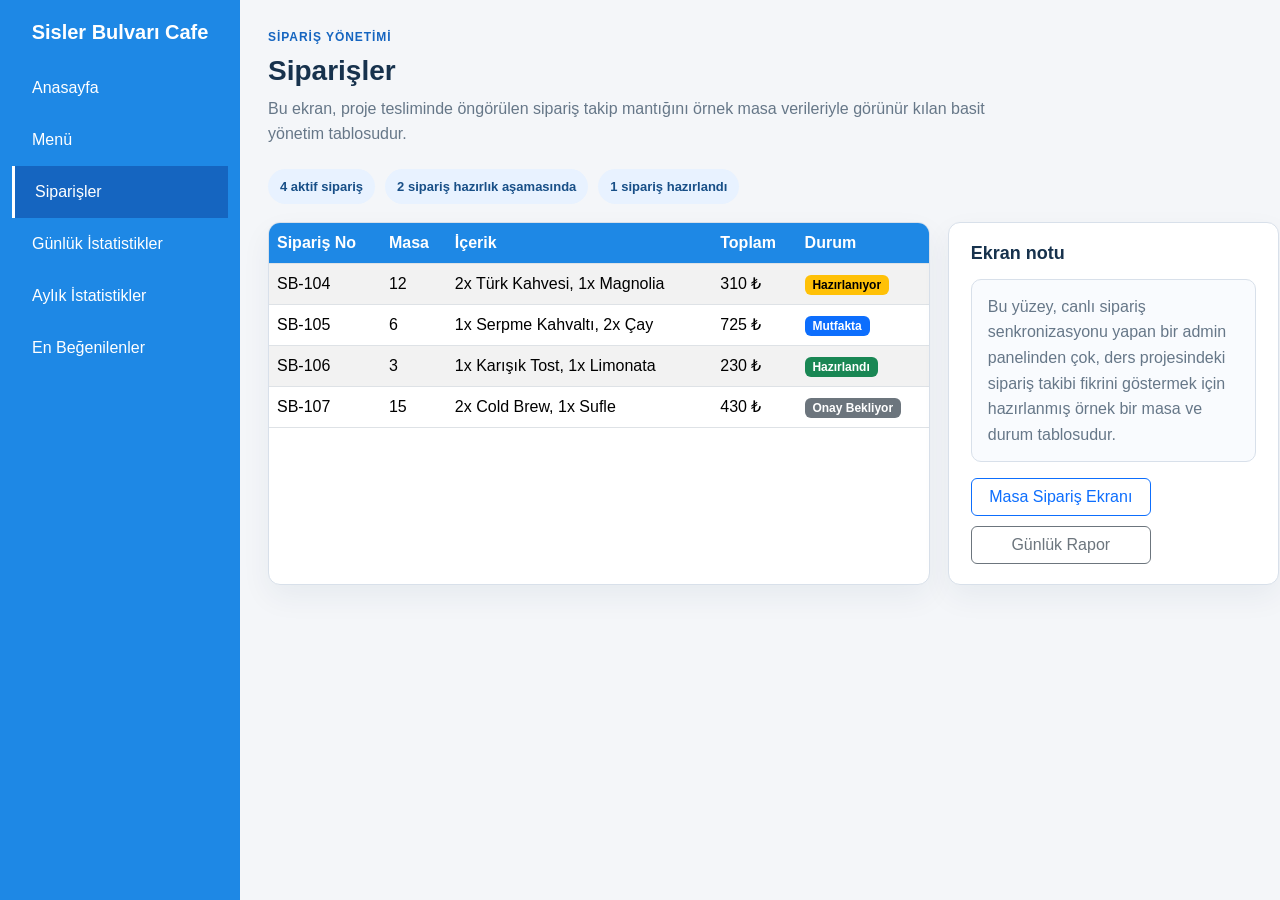
<file: orders.html>
<!DOCTYPE html>
<html lang="tr">
<head>
    <meta charset="UTF-8">
    <meta name="viewport" content="width=device-width, initial-scale=1.0">
    <title>Sisler Bulvarı Cafe - Siparişler</title>
    <link href="https://cdn.jsdelivr.net/npm/bootstrap@5.3.0-alpha1/dist/css/bootstrap.min.css" rel="stylesheet">
    <link rel="stylesheet" href="css/style.css">
</head>
<body>
    <div class="container-fluid">
        <div class="row">
            <nav class="col-md-2 sidebar">
                <h5 class="text-center">Sisler Bulvarı Cafe</h5>
                <a href="index.html">Anasayfa</a>
                <a href="menu.html">Menü</a>
                <a href="orders.html" class="active">Siparişler</a>
                <a href="daily-stats.html">Günlük İstatistikler</a>
                <a href="monthly-stats.html">Aylık İstatistikler</a>
                <a href="most-popular.html">En Beğenilenler</a>
            </nav>

            <main class="col-md-10 content">
                <header class="page-header">
                    <span class="eyebrow">Sipariş Yönetimi</span>
                    <h3>Siparişler</h3>
                    <p class="helper-text">
                        Bu ekran, proje tesliminde öngörülen sipariş takip mantığını örnek masa verileriyle
                        görünür kılan basit yönetim tablosudur.
                    </p>
                </header>

                <div class="info-strip">
                    <span class="info-chip">4 aktif sipariş</span>
                    <span class="info-chip">2 sipariş hazırlık aşamasında</span>
                    <span class="info-chip">1 sipariş hazırlandı</span>
                </div>

                <section class="two-column">
                    <div class="table-responsive">
                        <table class="table table-striped align-middle mb-0">
                            <thead>
                                <tr>
                                    <th>Sipariş No</th>
                                    <th>Masa</th>
                                    <th>İçerik</th>
                                    <th>Toplam</th>
                                    <th>Durum</th>
                                </tr>
                            </thead>
                            <tbody>
                                <tr>
                                    <td>SB-104</td>
                                    <td>12</td>
                                    <td>2x Türk Kahvesi, 1x Magnolia</td>
                                    <td>310 ₺</td>
                                    <td><span class="badge text-bg-warning">Hazırlanıyor</span></td>
                                </tr>
                                <tr>
                                    <td>SB-105</td>
                                    <td>6</td>
                                    <td>1x Serpme Kahvaltı, 2x Çay</td>
                                    <td>725 ₺</td>
                                    <td><span class="badge text-bg-primary">Mutfakta</span></td>
                                </tr>
                                <tr>
                                    <td>SB-106</td>
                                    <td>3</td>
                                    <td>1x Karışık Tost, 1x Limonata</td>
                                    <td>230 ₺</td>
                                    <td><span class="badge text-bg-success">Hazırlandı</span></td>
                                </tr>
                                <tr>
                                    <td>SB-107</td>
                                    <td>15</td>
                                    <td>2x Cold Brew, 1x Sufle</td>
                                    <td>430 ₺</td>
                                    <td><span class="badge text-bg-secondary">Onay Bekliyor</span></td>
                                </tr>
                            </tbody>
                        </table>
                    </div>

                    <aside class="surface-panel">
                        <div class="panel-body">
                            <h4 class="section-title">Ekran notu</h4>
                            <div class="simple-note">
                                Bu yüzey, canlı sipariş senkronizasyonu yapan bir admin panelinden çok,
                                ders projesindeki sipariş takibi fikrini göstermek için hazırlanmış örnek
                                bir masa ve durum tablosudur.
                            </div>
                            <div class="toolbar">
                                <a class="btn btn-outline-primary" href="order-screen.html">Masa Sipariş Ekranı</a>
                                <a class="btn btn-outline-secondary" href="daily-stats.html">Günlük Rapor</a>
                            </div>
                        </div>
                    </aside>
                </section>
            </main>
        </div>
    </div>
</body>
</html>
</file>
<file: css/style.css>
:root {
    --sidebar-blue: #1e88e5;
    --sidebar-blue-dark: #1565c0;
    --page-bg: #f4f6f9;
    --panel-bg: #ffffff;
    --panel-border: #d8e0ea;
    --text-main: #243447;
    --text-muted: #667788;
    --accent-soft: #e8f2ff;
}

body {
    margin: 0;
    font-family: "Segoe UI", "Helvetica Neue", sans-serif;
    background-color: var(--page-bg);
    color: var(--text-main);
}

.sidebar {
    position: fixed;
    height: 100vh;
    width: 240px;
    background-color: var(--sidebar-blue);
    color: white;
    padding-top: 20px;
}

.sidebar h5 {
    text-align: center;
    font-size: 20px;
    font-weight: 700;
    margin-bottom: 18px;
    color: white;
}

.sidebar a {
    display: block;
    padding: 14px 20px;
    color: white;
    text-decoration: none;
    font-weight: 500;
    transition: background-color 0.2s ease;
}

.sidebar a:hover,
.sidebar a.active {
    background-color: var(--sidebar-blue-dark);
    border-left: 3px solid white;
}

.content {
    margin-left: 240px;
    padding: 24px 28px 32px;
}

.page-header {
    margin-bottom: 22px;
}

.page-header h2,
.page-header h3 {
    margin-bottom: 8px;
    font-weight: 700;
    color: #17324d;
}

.eyebrow {
    display: inline-block;
    margin-bottom: 8px;
    font-size: 12px;
    font-weight: 700;
    letter-spacing: 0.08em;
    text-transform: uppercase;
    color: var(--sidebar-blue-dark);
}

.helper-text {
    margin: 0;
    max-width: 760px;
    color: var(--text-muted);
    line-height: 1.6;
}

.surface-panel {
    background: var(--panel-bg);
    border: 1px solid var(--panel-border);
    border-radius: 12px;
    box-shadow: 0 12px 30px rgba(23, 50, 77, 0.06);
}

.panel-body {
    padding: 20px 22px;
}

.summary-grid {
    display: grid;
    grid-template-columns: repeat(auto-fit, minmax(180px, 1fr));
    gap: 14px;
    margin-bottom: 20px;
}

.summary-card {
    background: var(--panel-bg);
    border: 1px solid var(--panel-border);
    border-radius: 12px;
    padding: 18px;
}

.summary-card strong {
    display: block;
    margin-bottom: 6px;
    font-size: 28px;
    font-weight: 700;
    color: #17324d;
}

.summary-card span {
    display: block;
    font-size: 14px;
    font-weight: 600;
    color: #36516b;
}

.summary-card p {
    margin: 8px 0 0;
    font-size: 14px;
    line-height: 1.5;
    color: var(--text-muted);
}

.section-grid {
    display: grid;
    grid-template-columns: repeat(2, minmax(0, 1fr));
    gap: 18px;
}

.link-list {
    display: grid;
    gap: 12px;
}

.link-card {
    display: block;
    padding: 16px 18px;
    border: 1px solid var(--panel-border);
    border-radius: 10px;
    background: #f9fbfe;
    color: inherit;
    text-decoration: none;
}

.link-card strong {
    display: block;
    margin-bottom: 6px;
    color: #17324d;
}

.link-card p {
    margin: 0;
    color: var(--text-muted);
    line-height: 1.5;
}

.plain-list {
    margin: 0;
    padding-left: 18px;
    color: var(--text-main);
}

.plain-list li + li {
    margin-top: 10px;
}

.plain-list small {
    display: block;
    margin-top: 4px;
    color: var(--text-muted);
}

.toolbar {
    display: flex;
    flex-wrap: wrap;
    gap: 10px;
    margin-top: 16px;
}

.toolbar .btn {
    min-width: 180px;
}

.info-strip {
    display: flex;
    flex-wrap: wrap;
    gap: 10px;
    margin-bottom: 18px;
}

.info-chip {
    display: inline-flex;
    align-items: center;
    padding: 8px 12px;
    border-radius: 999px;
    background: var(--accent-soft);
    color: #184f87;
    font-size: 13px;
    font-weight: 600;
}

.table-responsive {
    margin-top: 0;
    border-radius: 12px;
    background-color: white;
    border: 1px solid var(--panel-border);
    box-shadow: 0 12px 30px rgba(23, 50, 77, 0.06);
}

.table {
    margin-top: 0;
    margin-bottom: 0;
}

.table th,
.table td {
    vertical-align: middle;
}

.table th {
    background-color: var(--sidebar-blue);
    color: white;
}

.table-striped tr:nth-child(even) {
    background-color: #f0f7ff;
}

.chart-shell {
    height: 360px;
}

.simple-note {
    padding: 14px 16px;
    border-radius: 10px;
    background: #f9fbfe;
    border: 1px solid var(--panel-border);
    color: var(--text-muted);
    line-height: 1.6;
}

.two-column {
    display: grid;
    grid-template-columns: 2fr 1fr;
    gap: 18px;
}

.section-title {
    margin-bottom: 14px;
    font-size: 18px;
    font-weight: 700;
    color: #17324d;
}

button {
    margin-bottom: 10px;
}

button.btn-danger {
    padding: 5px 10px;
    font-size: 14px;
}

.category-title {
    font-size: 1.5rem;
    font-weight: bold;
    color: #343a40;
    margin-bottom: 10px;
    text-align: left;
    border-left: 5px solid #007bff;
    padding-left: 10px;
}

.category-section {
    margin-bottom: 30px;
    padding: 15px;
    background-color: #f8f9fa;
    border-radius: 8px;
    box-shadow: 0 2px 5px rgba(0, 0, 0, 0.1);
}

@media (max-width: 991px) {
    .sidebar {
        position: static;
        width: 100%;
        height: auto;
        padding-bottom: 8px;
    }

    .content {
        margin-left: 0;
        padding: 20px;
    }

    .section-grid,
    .two-column {
        grid-template-columns: 1fr;
    }
}
</file>
